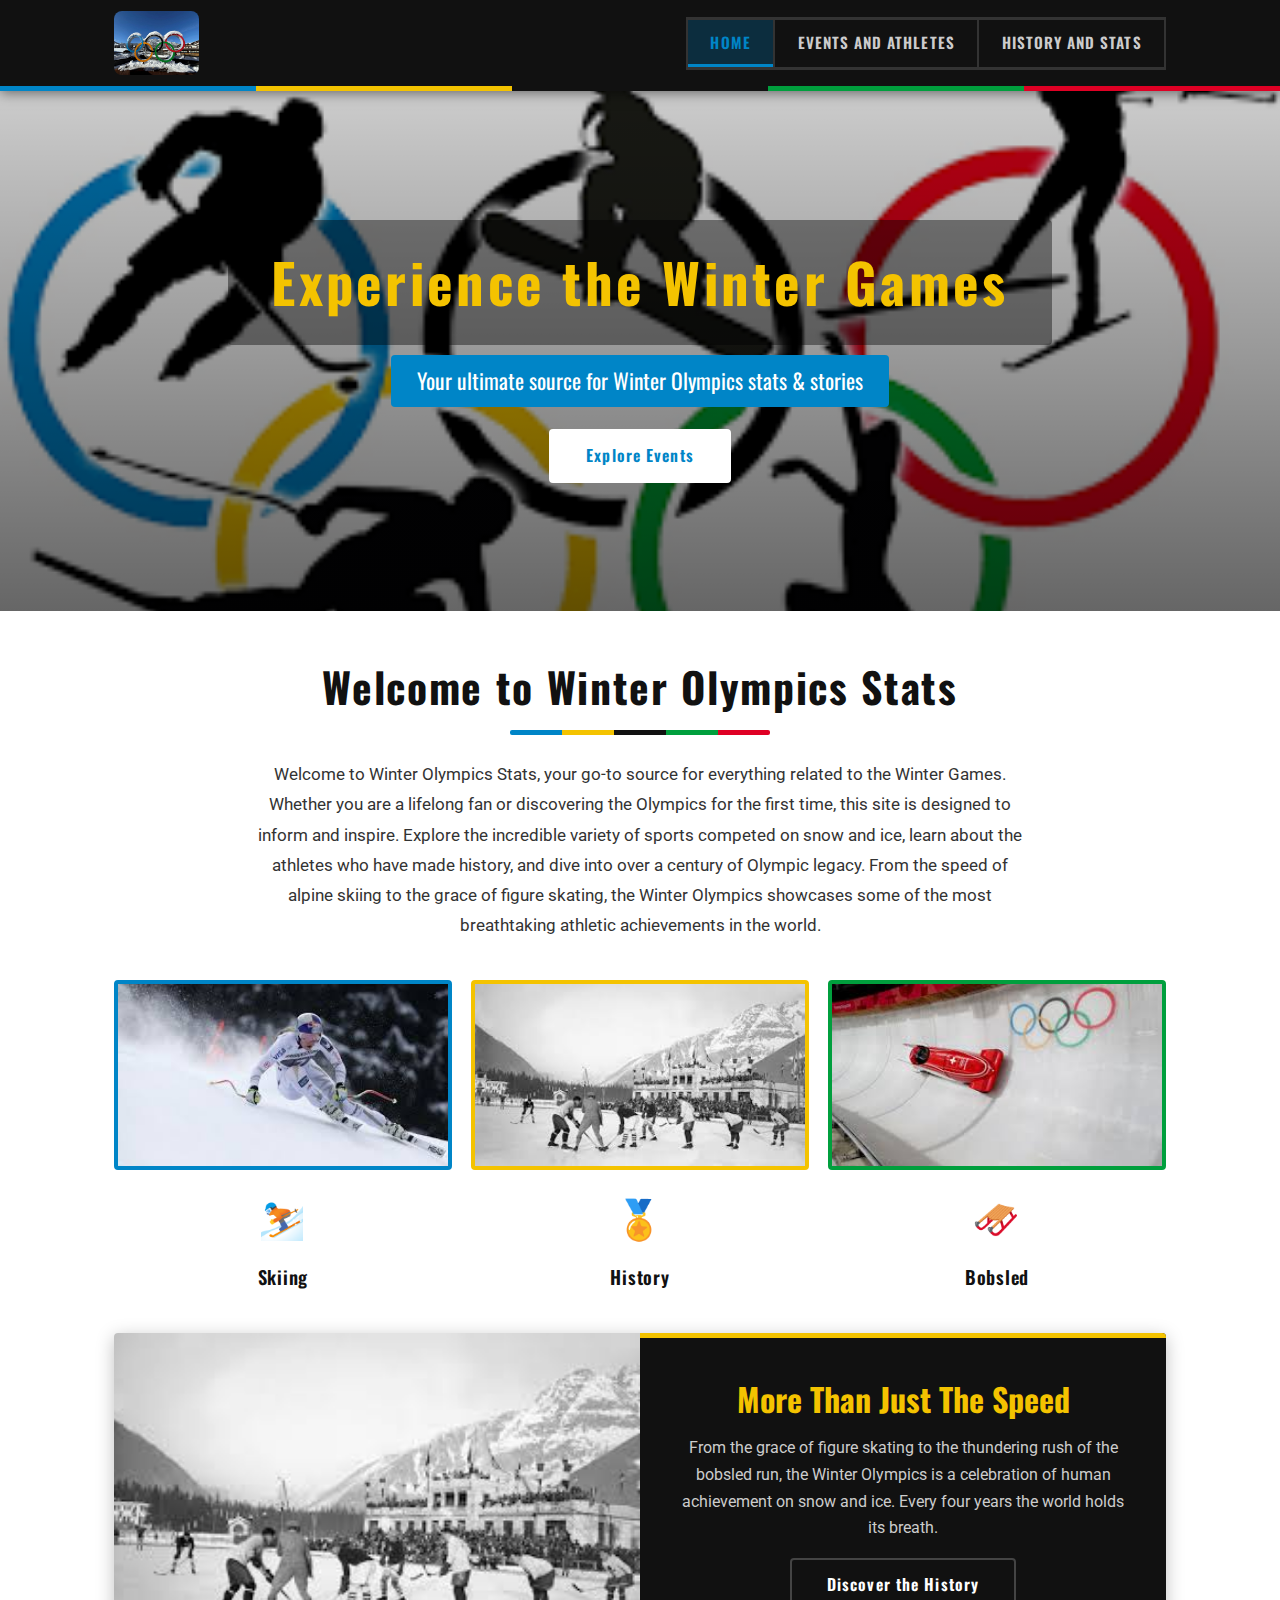
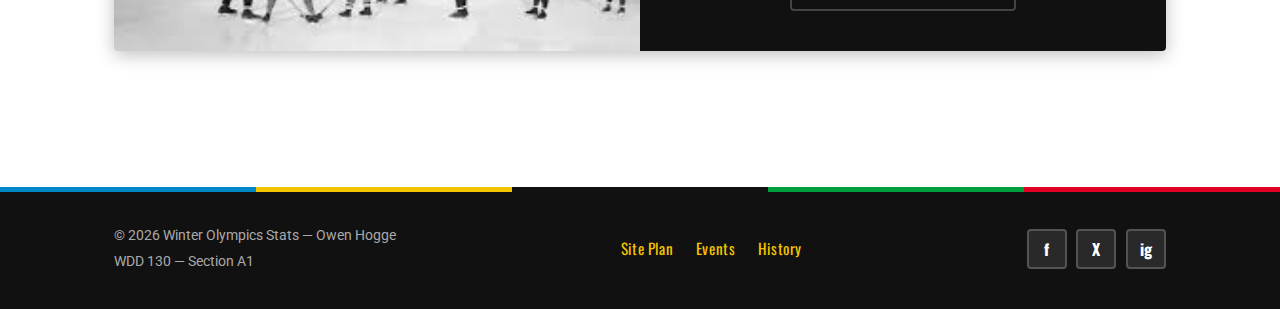
<file: personal_site/index.html>
<!DOCTYPE html>
<html lang="en">
<head>
  <meta charset="UTF-8">
  <meta name="viewport" content="width=device-width, initial-scale=1.0">
  <title>Winter Olympics Stats - Home</title>
  <style>@import url('https://fonts.googleapis.com/css2?family=Oswald:wght@400;600;700&family=Roboto:wght@300;400;500&display=swap');
:root{
  --blue:#0085C7;
  --yellow:#F4C300;
  --black:#111111;
  --green:#009F3D;
  --red:#DF0024;
  --white:#ffffff;
  --light-bg:#f5f7fa;
  --heading-font:'Oswald',sans-serif;
  --body-font:'Roboto',sans-serif;
  --radius:4px;
  --shadow:0 4px 18px rgba(0,0,0,.25);
  --transition:.25s ease;
  --rings: linear-gradient(90deg,var(--blue) 20%,var(--yellow) 20%,var(--yellow) 40%,var(--black) 40%,var(--black) 60%,var(--green) 60%,var(--green) 80%,var(--red) 80%);
}
*,*::before,*::after{box-sizing:border-box;margin:0;padding:0}
body{font-family:var(--body-font);color:#1a1a2e;background:#fff;font-size:17px;line-height:1.7}
img{display:block;max-width:100%}
a{text-decoration:none}

header{background:var(--black);position:sticky;top:0;z-index:100;box-shadow:0 2px 12px rgba(0,0,0,.5)}
header::after{content:'';display:block;height:5px;background:var(--rings)}
.header-content{max-width:1100px;margin:0 auto;padding:.7rem 1.5rem;display:flex;align-items:center;justify-content:space-between;gap:1rem}
.logo{height:64px;min-width:64px;width:auto;border-radius:8px;object-fit:cover}

nav{display:flex;gap:0;border-top:3px solid #333;border-bottom:3px solid #333;background:var(--black)}
nav a{font-family:var(--heading-font);font-size:.95rem;font-weight:600;letter-spacing:.07em;text-transform:uppercase;color:#ccc;padding:.65rem 1.4rem;border-right:2px solid #333;position:relative;transition:background var(--transition),color var(--transition)}
nav a:first-child{border-left:2px solid #333}
nav a:nth-child(1)::after{content:'';position:absolute;bottom:0;left:0;right:0;height:3px;background:var(--blue);transform:scaleX(0);transition:transform var(--transition)}
nav a:nth-child(2)::after{content:'';position:absolute;bottom:0;left:0;right:0;height:3px;background:var(--yellow);transform:scaleX(0);transition:transform var(--transition)}
nav a:nth-child(3)::after{content:'';position:absolute;bottom:0;left:0;right:0;height:3px;background:var(--green);transform:scaleX(0);transition:transform var(--transition)}
nav a:hover{color:#fff}
nav a:hover::after{transform:scaleX(1)}
nav a.active{color:#fff}
nav a:nth-child(1).active{background:rgba(0,133,199,.25);color:var(--blue)}
nav a:nth-child(2).active{background:rgba(244,195,0,.15);color:var(--yellow)}
nav a:nth-child(3).active{background:rgba(0,159,61,.2);color:var(--green)}
nav a.active::after{transform:scaleX(1)}

.hero{position:relative;width:100%;max-height:520px;overflow:hidden}
.hero img{width:100%;height:520px;object-fit:cover;object-position:center 40%;display:block}
.hero-overlay{position:absolute;inset:0;background:linear-gradient(to bottom,rgba(0,0,0,.2),rgba(0,0,0,.6));display:flex;flex-direction:column;align-items:center;justify-content:center;text-align:center;padding:2rem}
.hero-overlay h2{font-family:var(--heading-font);font-size:clamp(2rem,5vw,3.4rem);font-weight:700;color:var(--yellow);background:rgba(0,0,0,.4);padding:.3em .8em;border-radius:var(--radius);margin-bottom:.6rem;letter-spacing:.06em}
.hero-overlay p{font-family:var(--heading-font);font-size:clamp(1rem,2.5vw,1.35rem);color:#fff;background:var(--blue);padding:.35em 1.2em;border-radius:var(--radius);margin-bottom:1.4rem;font-weight:400}
.btn{display:inline-block;font-family:var(--heading-font);font-weight:600;font-size:1rem;letter-spacing:.07em;padding:.7em 2.2em;border-radius:var(--radius);cursor:pointer;transition:background var(--transition),color var(--transition),transform var(--transition);border:2px solid transparent}
.btn-white{background:#fff;color:var(--blue);border-color:#fff}
.btn-white:hover{background:var(--yellow);color:var(--black);border-color:var(--yellow);transform:translateY(-2px)}
.btn-dark{background:var(--black);color:#fff;border-color:#444}
.btn-dark:hover{background:var(--blue);border-color:var(--blue);transform:translateY(-2px)}

main{max-width:1100px;margin:0 auto;padding:0 1.5rem 3rem}
.welcome-section{text-align:center;max-width:780px;margin:0 auto 2.5rem}
.welcome-section p{font-size:1.05rem;color:#333;line-height:1.8}

.image-grid{display:grid;grid-template-columns:repeat(3,1fr);gap:1.2rem;margin:2rem 0 2.5rem}
.image-grid-item{display:flex;flex-direction:column;align-items:center;gap:.8rem}
.image-grid-item:nth-child(1) img{border:4px solid var(--blue)}
.image-grid-item:nth-child(2) img{border:4px solid var(--yellow)}
.image-grid-item:nth-child(3) img{border:4px solid var(--green)}
.image-grid-item img{width:100%;height:190px;object-fit:cover;border-radius:var(--radius);transition:opacity var(--transition),transform var(--transition)}
.image-grid-item img:hover{opacity:.88;transform:translateY(-3px)}
.image-grid-item .icon{font-size:2.4rem}
.image-grid-item span{font-family:var(--heading-font);font-size:1.15rem;font-weight:600;color:var(--black);letter-spacing:.04em}

.split-section{display:grid;grid-template-columns:1fr 1fr;border-radius:var(--radius);overflow:hidden;box-shadow:var(--shadow);margin:2.5rem 0}
.split-section img{width:100%;height:100%;min-height:300px;object-fit:cover}
.split-content{background:var(--black);padding:2.5rem 2rem;display:flex;flex-direction:column;justify-content:center;gap:1rem;border-top:5px solid var(--yellow)}
.split-content h2{font-family:var(--heading-font);font-size:clamp(1.4rem,3vw,2rem);font-weight:700;color:var(--yellow);text-align:center;line-height:1.3}
.split-content p{font-size:.98rem;color:#ccc;text-align:center;line-height:1.7}
.split-content .btn{align-self:center}

h1{font-family:var(--heading-font);font-size:clamp(1.8rem,4vw,2.6rem);color:var(--black);text-align:center;padding:2.5rem 0 1.5rem;letter-spacing:.04em}
h1::after{content:'';display:block;height:5px;background:var(--rings);border-radius:2px;margin-top:.5rem;max-width:260px;margin-left:auto;margin-right:auto}

.two-column{display:grid;grid-template-columns:1fr 1fr;gap:2.5rem;margin-top:1rem}
.column{background:var(--light-bg);border-radius:8px;padding:1.8rem;box-shadow:0 2px 12px rgba(0,0,0,.07);border-top:4px solid var(--black)}
.column:nth-child(1){border-top-color:var(--blue)}
.column:nth-child(2){border-top-color:var(--red)}
.column h2{font-family:var(--heading-font);font-size:1.45rem;font-weight:700;color:#fff;background:var(--black);padding:.45em .9em;border-radius:var(--radius);margin-bottom:1rem;letter-spacing:.04em}
.column h3{font-family:var(--heading-font);font-size:1.1rem;color:var(--black);margin:1.4rem 0 .5rem;letter-spacing:.03em;border-left:4px solid var(--yellow);padding-left:.6rem}
.column p{font-size:.95rem;color:#333;margin-bottom:.5rem}
.column img{width:100%;height:200px;object-fit:cover;border-radius:var(--radius);margin-bottom:1rem;border:3px solid var(--black)}

.single-column{max-width:820px;margin:0 auto}
.single-column h2{font-family:var(--heading-font);font-size:1.5rem;font-weight:700;color:#fff;background:var(--black);display:inline-block;padding:.3em .8em;border-radius:var(--radius);margin:2rem 0 .6rem;letter-spacing:.03em}
.single-column p{font-size:.98rem;color:#333;line-height:1.8;margin-bottom:1rem}
.single-column img{width:100%;max-height:320px;object-fit:cover;border-radius:6px;margin:.8rem 0 1.2rem;border:4px solid var(--black);box-shadow:var(--shadow)}

footer{background:var(--black);color:#fff;padding:0 0 2rem;margin-top:3rem}
footer::before{content:'';display:block;height:5px;background:var(--rings);margin-bottom:1.8rem}
.footer-inner{max-width:1100px;margin:0 auto;padding:0 1.5rem;display:flex;flex-wrap:wrap;align-items:center;justify-content:space-between;gap:1rem}
.footer-copy p{margin:.15rem 0;color:#aaa;font-size:.9rem}
.footer-links{display:flex;gap:1.4rem}
.footer-links a{color:var(--yellow);font-family:var(--heading-font);font-size:.95rem;letter-spacing:.04em;transition:color var(--transition)}
.footer-links a:hover{color:#fff}
.footer-social{display:flex;gap:.6rem}
.social-icon{display:flex;align-items:center;justify-content:center;width:40px;height:40px;background:rgba(255,255,255,.1);border:2px solid rgba(255,255,255,.2);border-radius:var(--radius);font-size:1rem;color:#fff;font-family:var(--heading-font);font-weight:700;transition:background var(--transition),border-color var(--transition)}
.social-icon:nth-child(1):hover{background:var(--blue);border-color:var(--blue)}
.social-icon:nth-child(2):hover{background:var(--red);border-color:var(--red)}
.social-icon:nth-child(3):hover{background:var(--green);border-color:var(--green)}

@media(max-width:768px){.header-content{flex-direction:column;gap:.4rem}nav{flex-wrap:wrap;justify-content:center}.two-column{grid-template-columns:1fr}.split-section{grid-template-columns:1fr}.image-grid{grid-template-columns:1fr}.footer-inner{flex-direction:column;text-align:center}}</style>
</head>
<body>
  <header>
    <div class="header-content">
      <img src="ps_images/winter_olympics.jpg" alt="Winter Olympics Logo" class="logo">
      <nav>
        <a href="index.html" class="active">Home</a>
        <a href="events.html">Events and Athletes</a>
        <a href="history.html">History and Stats</a>
      </nav>
    </div>
  </header>

  <section class="hero">
    <img src="ps_images/olympics_background.png" alt="Skiing at the Winter Olympics">
    <div class="hero-overlay">
      <h2>Experience the Winter Games</h2>
      <p>Your ultimate source for Winter Olympics stats &amp; stories</p>
      <a href="events.html" class="btn btn-white">Explore Events</a>
    </div>
  </section>

  <main>
    <div class="welcome-section">
      <h1>Welcome to Winter Olympics Stats</h1>
      <p>Welcome to Winter Olympics Stats, your go-to source for everything related to the Winter Games. Whether you are a lifelong fan or discovering the Olympics for the first time, this site is designed to inform and inspire. Explore the incredible variety of sports competed on snow and ice, learn about the athletes who have made history, and dive into over a century of Olympic legacy. From the speed of alpine skiing to the grace of figure skating, the Winter Olympics showcases some of the most breathtaking athletic achievements in the world.</p>
    </div>

    <div class="image-grid">
      <div class="image-grid-item">
        <img src="ps_images/skiing.jpg" alt="Alpine skiing competition">
        <span class="icon">⛷️</span>
        <span>Skiing</span>
      </div>
      <div class="image-grid-item">
        <img src="ps_images/first_olympics.jpg" alt="First Winter Olympics 1924">
        <span class="icon">🏅</span>
        <span>History</span>
      </div>
      <div class="image-grid-item">
        <img src="ps_images/bob.jpg" alt="Bobsled event">
        <span class="icon">🛷</span>
        <span>Bobsled</span>
      </div>
    </div>

    <div class="split-section">
      <img src="ps_images/first_olympics.jpg" alt="Winter Olympics heritage">
      <div class="split-content">
        <h2>More Than Just The Speed</h2>
        <p>From the grace of figure skating to the thundering rush of the bobsled run, the Winter Olympics is a celebration of human achievement on snow and ice. Every four years the world holds its breath.</p>
        <a href="history.html" class="btn btn-dark">Discover the History</a>
      </div>
    </div>
  </main>

  <footer>
    <div class="footer-inner">
      <div class="footer-copy">
        <p>&copy; 2026 Winter Olympics Stats &mdash; Owen Hogge</p>
        <p>WDD 130 &mdash; Section A1</p>
      </div>
      <div class="footer-links">
        <a href="site-plan.html">Site Plan</a>
        <a href="events.html">Events</a>
        <a href="history.html">History</a>
      </div>
      <div class="footer-social">
        <a href="#" class="social-icon" aria-label="Facebook">f</a>
        <a href="#" class="social-icon" aria-label="Twitter">X</a>
        <a href="#" class="social-icon" aria-label="Instagram">ig</a>
      </div>
    </div>
  </footer>
</body>
</html>
</file>
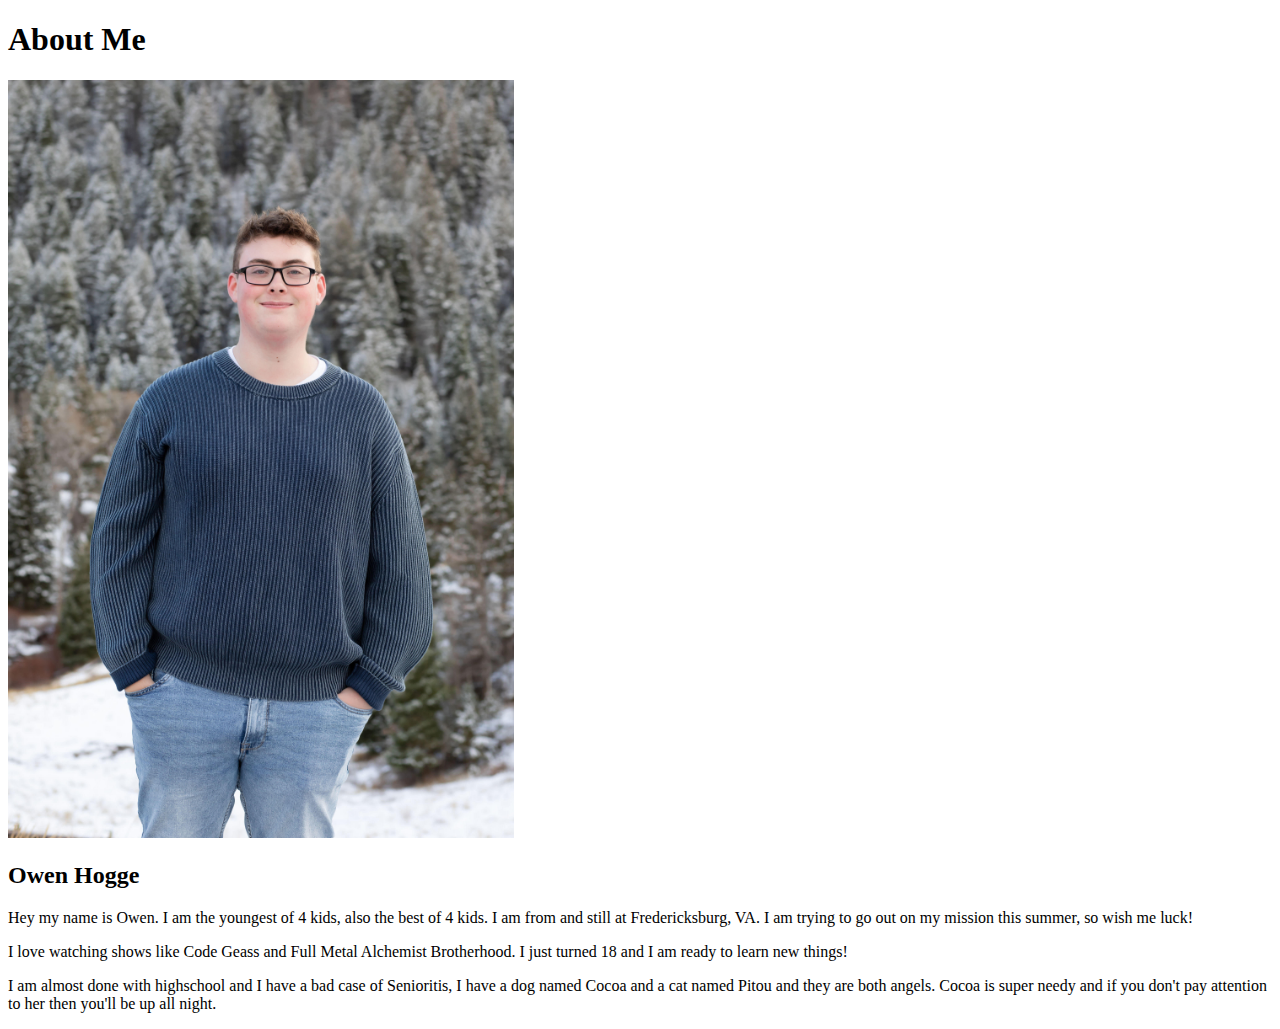
<file: aboutme.html>
<!DOCTYPE html>
<html lang="en">
<head>
    <meta charset="UTF-8">
    <meta http-equiv="X-UA-Compatible" content="IE=edge">
    <meta name="viewport" content="width=device-wdth, initial-scale=1.0">
    <title>All About Me</title>
</head> 
<body>
    <h1>About Me</h1>
    <image src="/images/owen.jpg" alt="Picture of me"></image>
    <h2>Owen Hogge</h2>
    <p>Hey my name is Owen. I am the youngest of 4 kids, also the best of 4 kids.
         I am from and still at Fredericksburg, VA.
          I am trying to go out on my mission this summer, so wish me luck! </p> 
    <p>I love watching shows like Code Geass and Full Metal Alchemist Brotherhood.
         I just turned 18 and I am ready to learn new things!</p>
    <p>I am almost done with highschool and I have a bad case of Senioritis,
         I have a dog named Cocoa and a cat named Pitou and they are both angels.
          Cocoa is super needy and if you don't pay attention to her then you'll be up all night.
        </p>
</body>
</html>
<style>
    img {
        width: 40%;
    }
</style>
</file>
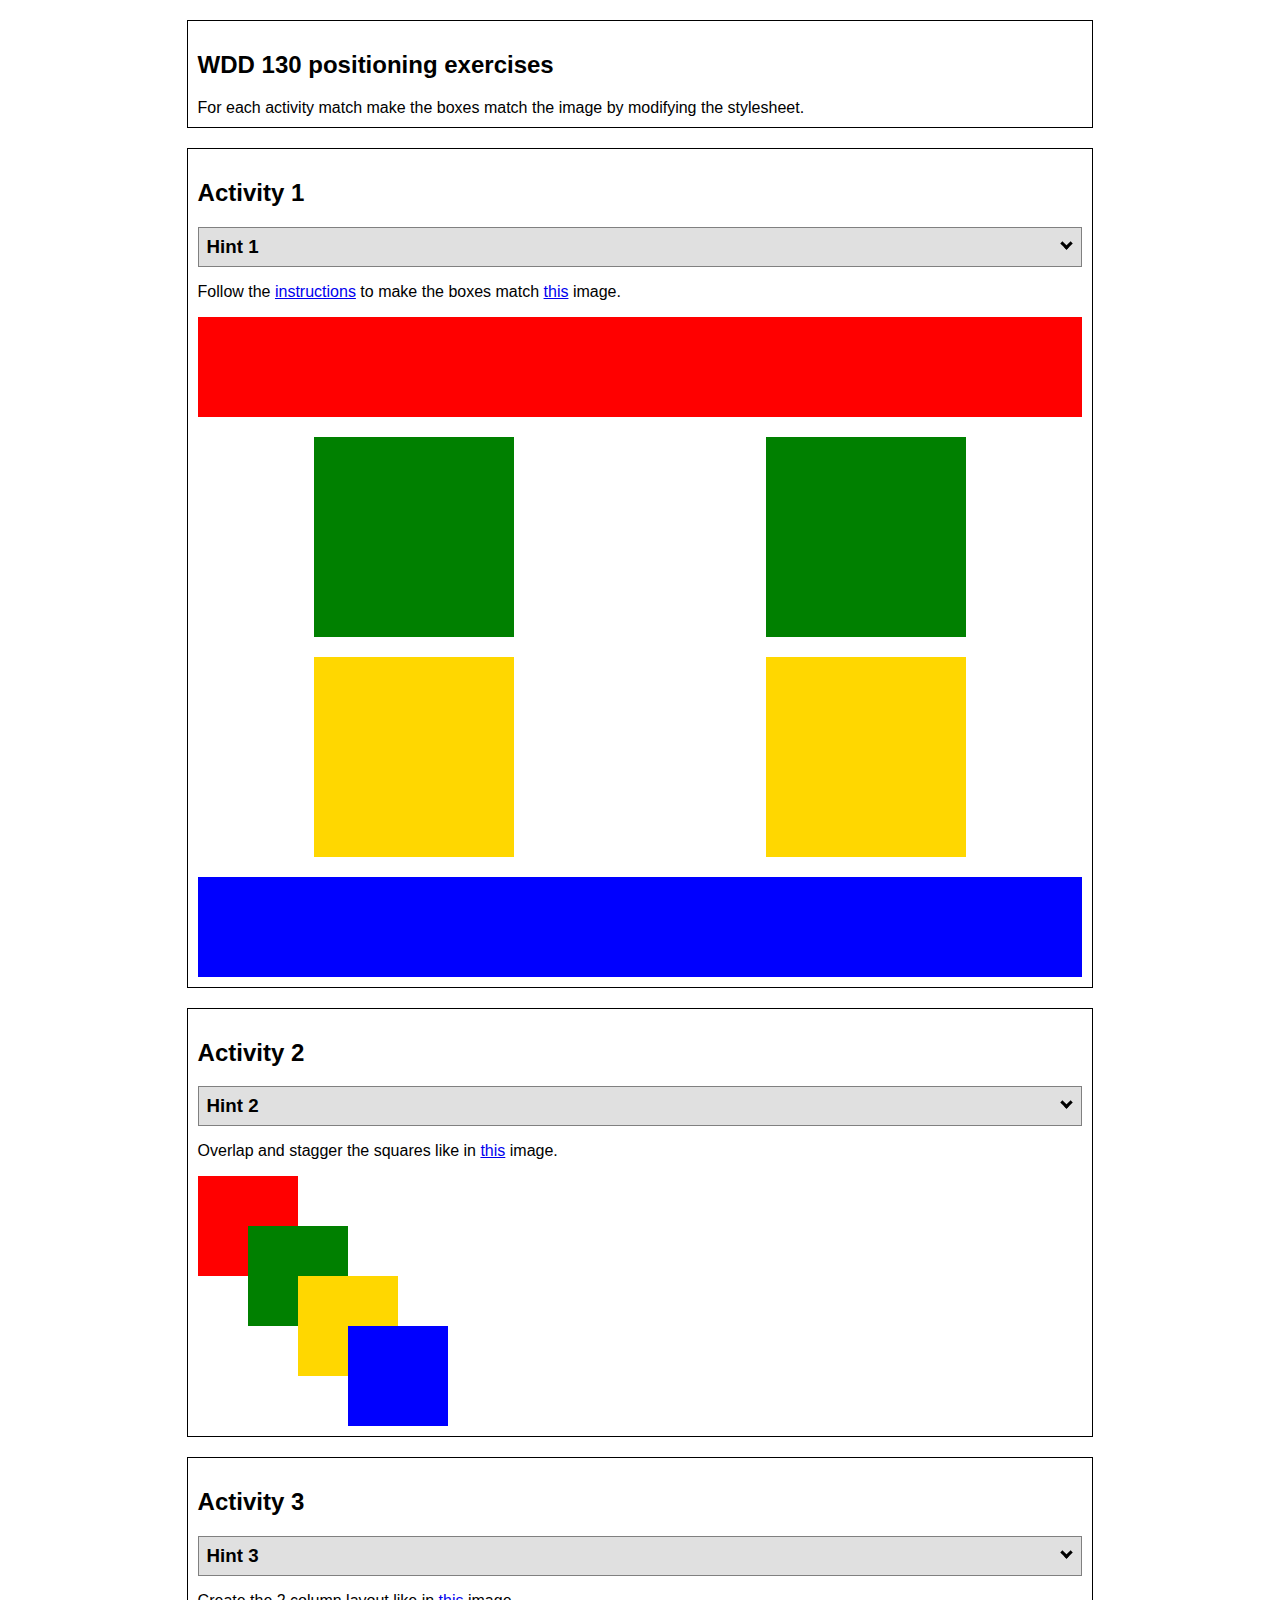
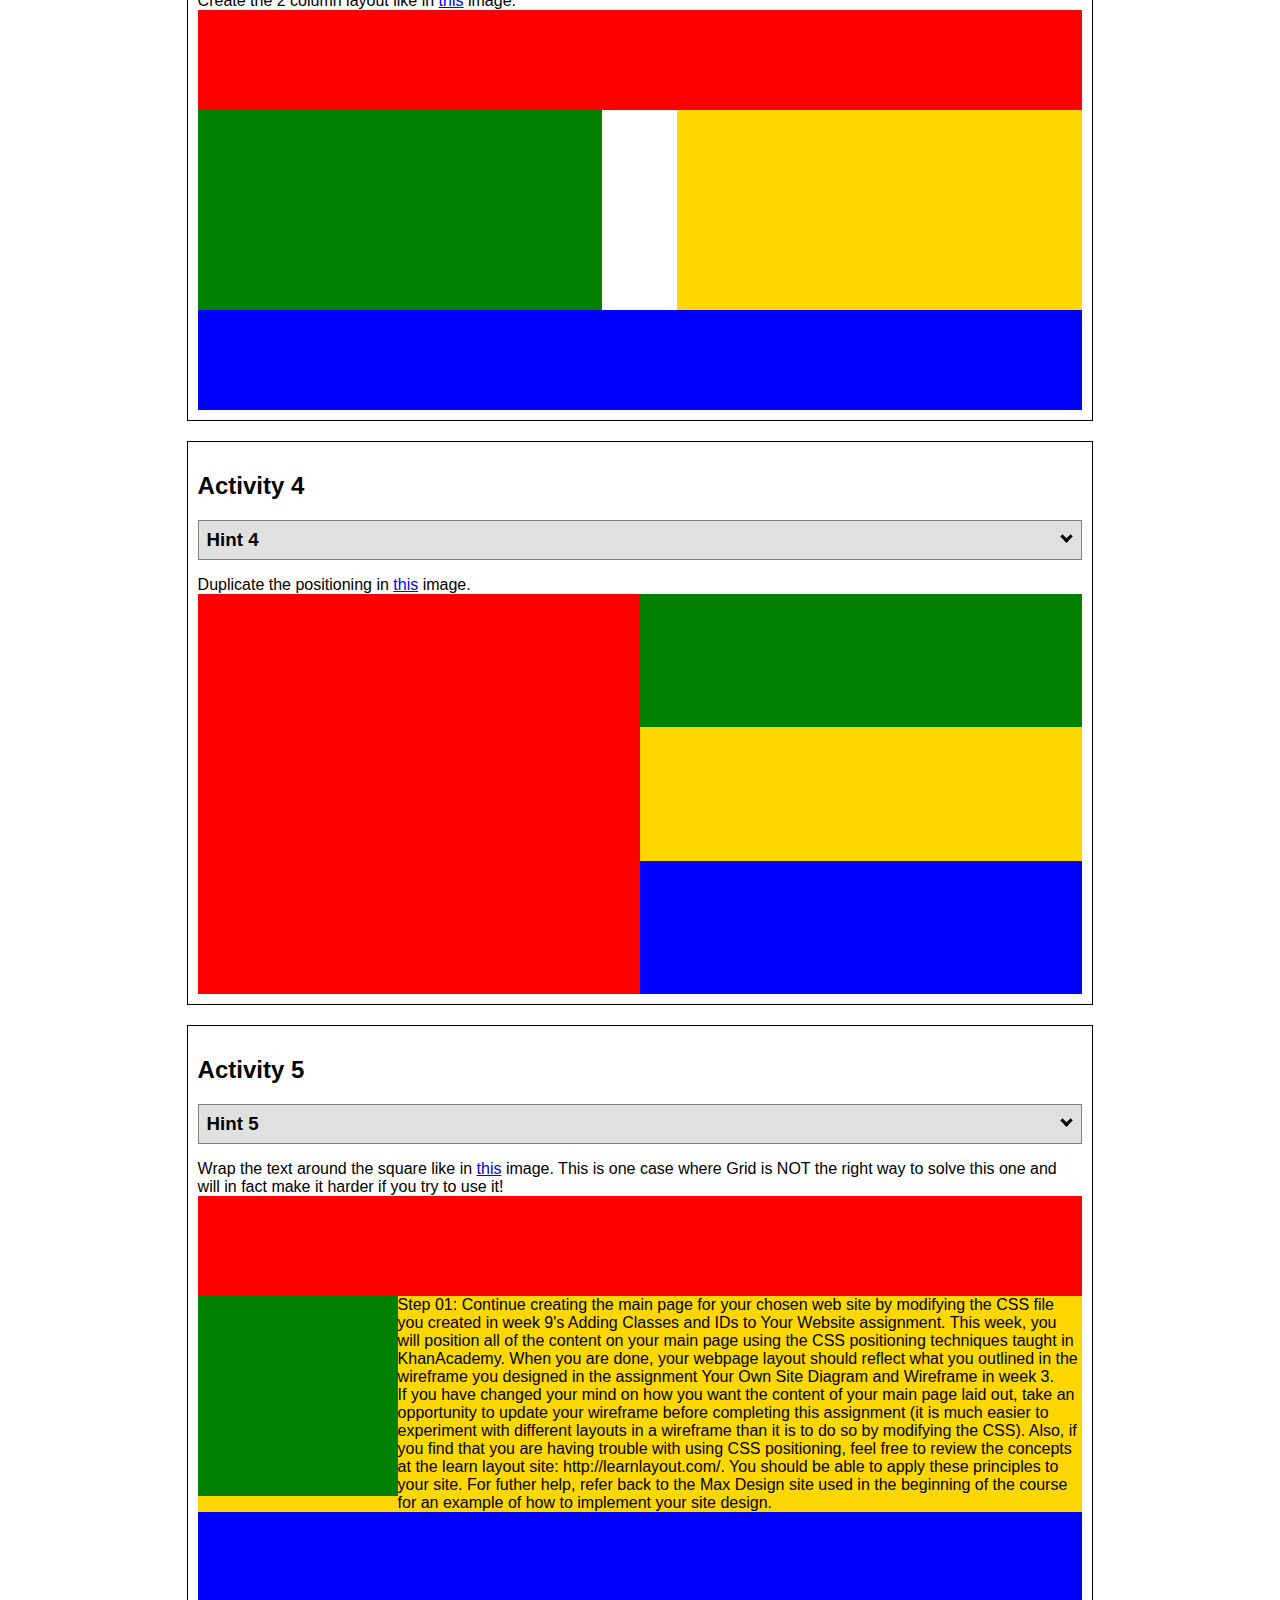
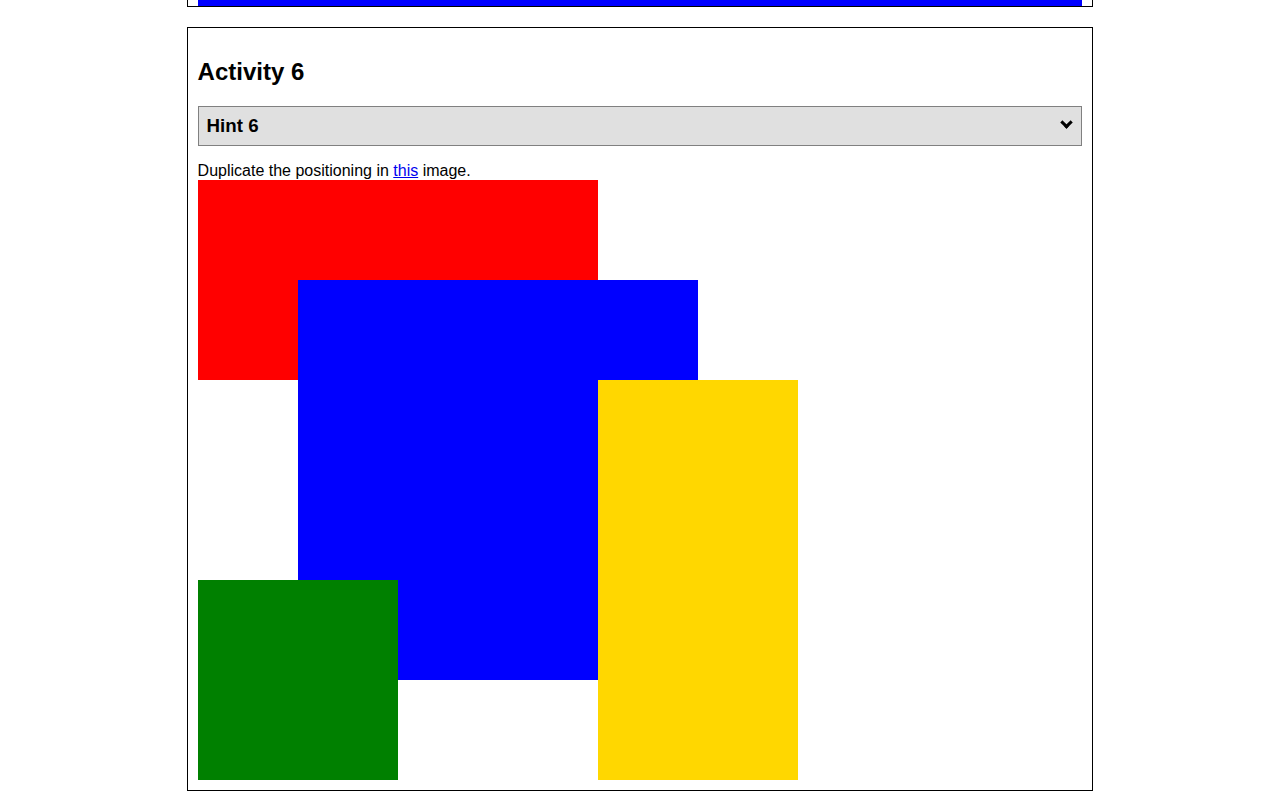
<file: positioning.html>
<!DOCTYPE html>
<html lang="en">
  <head>
    <!-- HTML - Name: positioning.html -->
    <title>Positioning Activity</title>
    <link rel="stylesheet" type="text/css" href="positionstyles.css" />
  </head>
  <body>
    <div class="activity">
      <h2>WDD 130 positioning exercises</h2>
      For each activity match make the boxes match the image by modifying the stylesheet.</div>
    <div class="activity">
      <h2>Activity 1</h2>
      <section class="hint"><input type="checkbox" ><i></i> <h3>Hint 1</h3><div><p>Check out the <a href="https://byui-wdd.github.io/wdd130/activities/w06-css-positioning.html" target="_blank">activity instructions</a> in Ilearn!</p></div></section>
      <p>Follow the <a href="https://byui-wdd.github.io/wdd130/activities/w06-css-positioning.html" target="_blank">instructions</a> to make the boxes match  <a href="https://byui-wdd.github.io/wdd130/images/example1.png" target="_blank">this</a> image.</p>
      <div class="content1" >
        <div class="red1" ></div>
        <div class="green1" ></div>
        <div class="green1" ></div>
        <div class="yellow1"></div>
        <div class="yellow1"></div>
        <div class="blue1"></div>
      </div>
    </div>
    <div class="activity">
      <h2>Activity 2</h2>
      <section class="hint"><input type="checkbox" > <h3>Hint 2</h3><i></i><div>
      <ul>
      <li>grid-template-columns: 50px 50px 50px 50px 50px </li></ul></div></section>
      <p>Overlap and stagger the squares like in <a href="https://byui-wdd.github.io/wdd130/images/example2.png" target="_blank">this</a> image.</p>
      <div class="content2" >
        <div class="red2" ></div>
        <div class="green2" ></div>
        <div class="yellow2"></div>
        <div class="blue2"></div>
      </div>
    </div>
    <div class="activity">
      <h2>Activity 3</h2>
      <section class="hint"><input type="checkbox" > <h3>Hint 3</h3><i></i><div><p>This one is going to be best solved with CSS Grid. Remember to make the boxes the right width first...then start moving them around. </p><h4>Properties used:</h4><ul><li>display:grid;</li><li>grid-template-columns:</li><li>grid-column-gap:</li>
        <li>grid-column:</li>  </ul></div></section>
      Create the 2 column layout like in <a href="https://byui-wdd.github.io/wdd130/images/example3.png" target="_blank">this</a>  image.
      <div class="content3" >
        <div class="red3" ></div>
        <div class="green3" ></div>
        <div class="yellow3"></div>
        <div class="blue3"></div>
      </div>
    </div>
    <div class="activity">
      <h2>Activity 4</h2>
      <section class="hint"><input type="checkbox" > <h3>Hint 4</h3><i></i><div><p>For the others we have been primarily concerned with width. For this one you will need to adjust height as well. </p><h4>Properties used:</h4><ul><li>display:grid;</li><li>grid-template-columns:</li><li>grid-row:</li></ul></div></section>
      Duplicate the positioning in <a href="https://byui-wdd.github.io/wdd130/images/example4.png" target="_blank">this</a> image. 
      <div class="content4" >
        <div class="red4" ></div>
        <div class="green4" ></div>
        <div class="yellow4"></div>
        <div class="blue4"></div>
      </div>
    </div>

    <div class="activity">
      <h2>Activity 5</h2>
      <section class="hint"><input type="checkbox" > <h3>Hint 5</h3><i></i><div><p>Grid is <strong>not</strong> the right way to do this.  In fact there is only one way to really do that...and that is with float. Remember that we float the thing we want the text to wrap around.  Also remember to start by making all the shapes the right size and shape.</p><h4>Properties used:</h4><ul><li>float: left;</li></ul></div></section>
      Wrap the text around the square like in <a href="https://byui-wdd.github.io/wdd130/images/example5.png" target="_blank">this</a> image. This is one case where Grid is NOT the right way to solve this one and will in fact make it harder if you try to use it!
      <div class="content5" >
        <div class="red5" ></div>
        <div class="green5" ></div>
        <div class="yellow5">Step 01: Continue creating the main page for your chosen web site by modifying the CSS file you created in week 9's Adding Classes and IDs to Your Website assignment. This week, you will position all of the content on your main page using the CSS positioning techniques taught in KhanAcademy. When you are done, your webpage layout should reflect what you outlined in the wireframe you designed in the assignment Your Own Site Diagram and Wireframe in week 3. <br />
          If you have changed your mind on how you want the content of your main page laid out, take an opportunity to update your wireframe before completing this assignment (it is much easier to experiment with different layouts in a wireframe than it is to do so by modifying the CSS). Also, if you find that you are having trouble with using CSS positioning, feel free to review the concepts at the learn layout site: http://learnlayout.com/. You should be able to apply these principles to your site. For futher help, refer back to the Max Design site used in the beginning of the course for an example of how to implement your site design.</div>
        <div class="blue5"></div>
      </div>
    </div>
    <div class="activity">
      <h2>Activity 6</h2>
      <section class="hint"><input type="checkbox" > <h3>Hint 6</h3><i></i><div><p>This one is all about visualizing the grid behind the layout. If you are having a hard time doing that first: all the sizes are even multiples of 100, and second here is another example with the lines drawn: <a href="https://byui-wdd.github.io/wdd130/images/example6-hint.png" target="_blank">example 6 with lines</a>. For this one you will find it easiest if you use px for the column width. You can also use <kbd>z-index</kbd> to control the element layering.    </p><h4>Properties used:</h4><ul><li>display:grid;</li><li>grid-template-columns:</li><li>grid-column:</li><li>grid-row:</li><li><a href="https://www.w3schools.com/cssref/pr_pos_z-index.asp" target="_blank">z-index:</a></li></ul></div></section>
      Duplicate the positioning in <a href="https://byui-wdd.github.io/wdd130/images/example6.png" target="_blank">this</a> image.
      <div class="content6" >
        <div class="red6" ></div>
        <div class="green6" ></div>
        <div class="yellow6"></div>
        <div class="blue6"></div>
      </div>
    </div>
  </body>
</html>
</file>
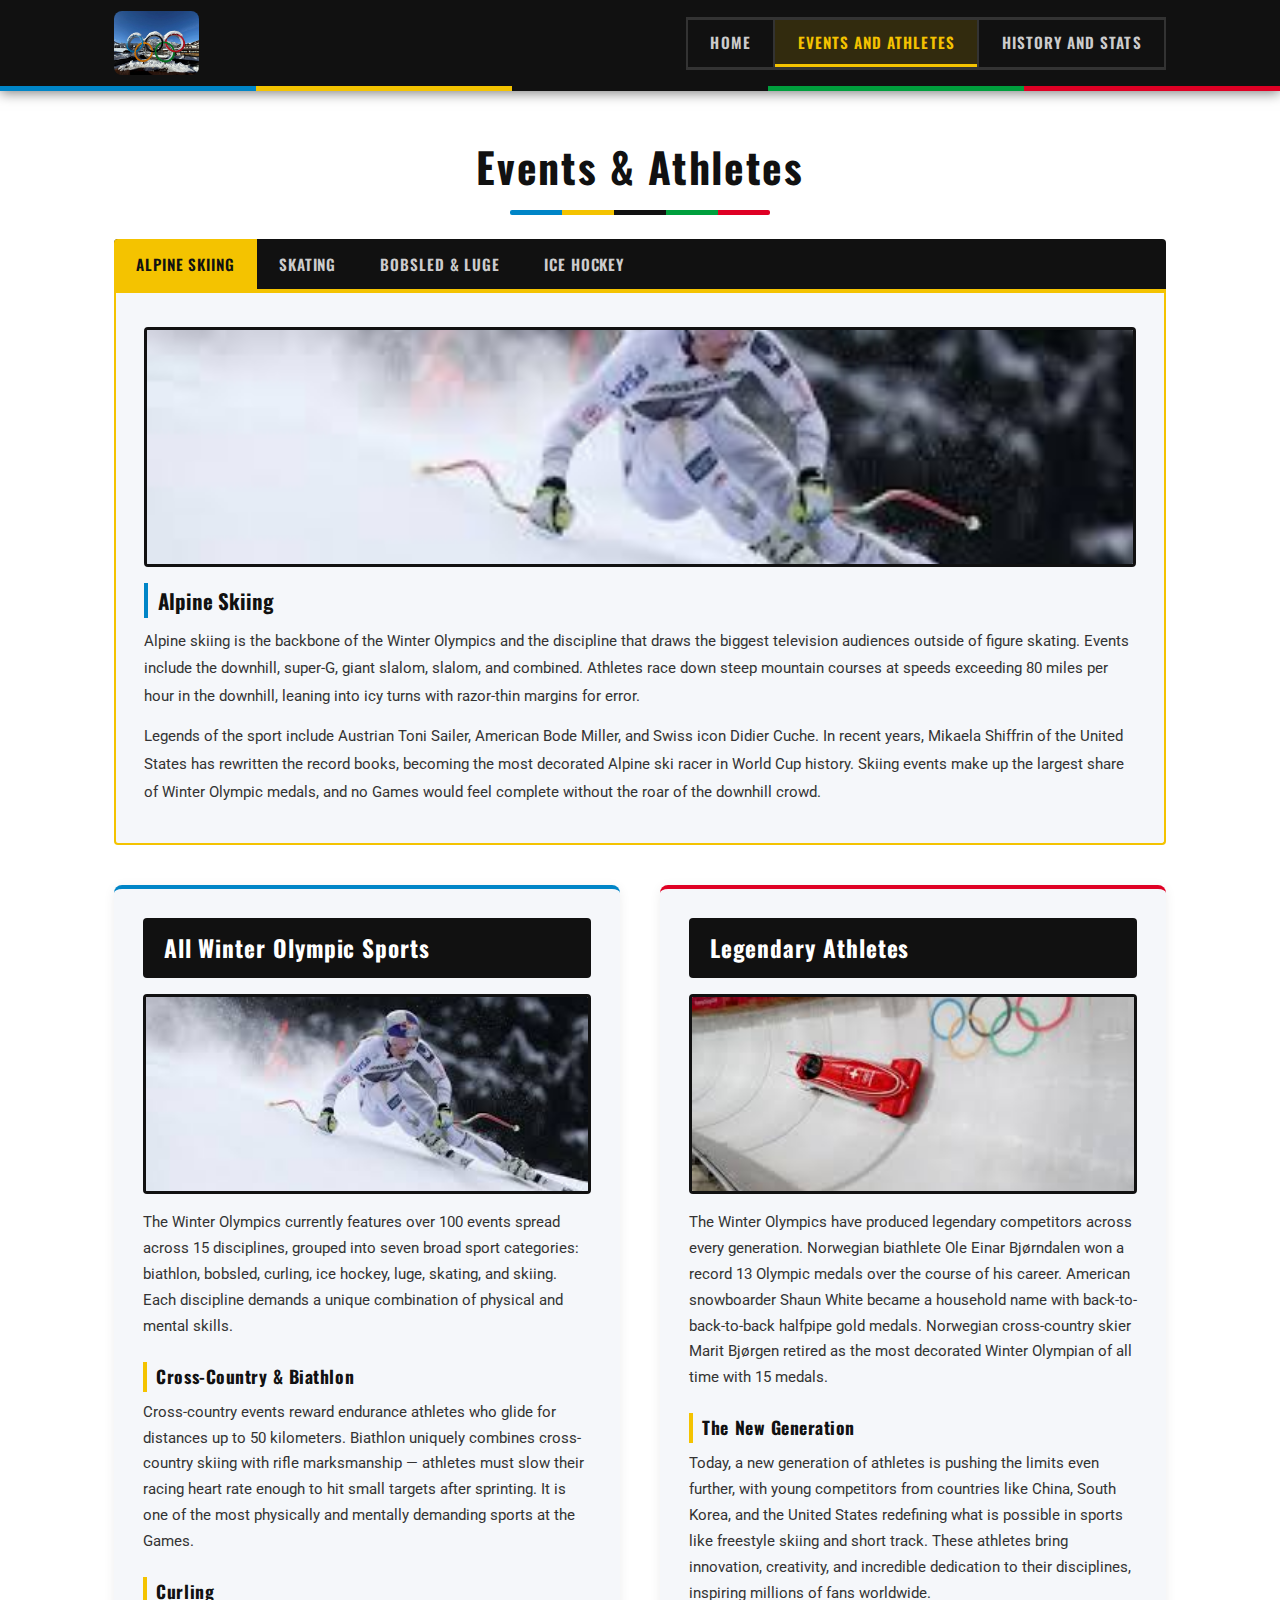
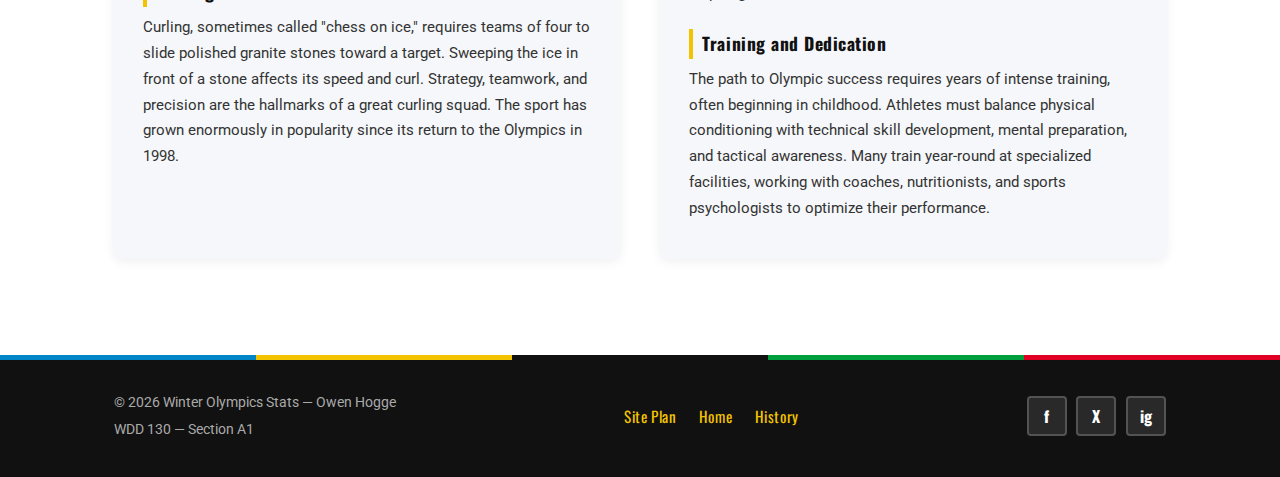
<file: personal_site/events.html>
<!DOCTYPE html>
<html lang="en">
<head>
  <meta charset="UTF-8">
  <meta name="viewport" content="width=device-width, initial-scale=1.0">
  <title>Winter Olympics Stats - Events &amp; Athletes</title>
  <style>@import url('https://fonts.googleapis.com/css2?family=Oswald:wght@400;600;700&family=Roboto:wght@300;400;500&display=swap');
:root{
  --blue:#0085C7;
  --yellow:#F4C300;
  --black:#111111;
  --green:#009F3D;
  --red:#DF0024;
  --white:#ffffff;
  --light-bg:#f5f7fa;
  --heading-font:'Oswald',sans-serif;
  --body-font:'Roboto',sans-serif;
  --radius:4px;
  --shadow:0 4px 18px rgba(0,0,0,.25);
  --transition:.25s ease;
  --rings: linear-gradient(90deg,var(--blue) 20%,var(--yellow) 20%,var(--yellow) 40%,var(--black) 40%,var(--black) 60%,var(--green) 60%,var(--green) 80%,var(--red) 80%);
}
*,*::before,*::after{box-sizing:border-box;margin:0;padding:0}
body{font-family:var(--body-font);color:#1a1a2e;background:#fff;font-size:17px;line-height:1.7}
img{display:block;max-width:100%}
a{text-decoration:none}

header{background:var(--black);position:sticky;top:0;z-index:100;box-shadow:0 2px 12px rgba(0,0,0,.5)}
header::after{content:'';display:block;height:5px;background:var(--rings)}
.header-content{max-width:1100px;margin:0 auto;padding:.7rem 1.5rem;display:flex;align-items:center;justify-content:space-between;gap:1rem}
.logo{height:64px;min-width:64px;width:auto;border-radius:8px;object-fit:cover}

nav{display:flex;gap:0;border-top:3px solid #333;border-bottom:3px solid #333;background:var(--black)}
nav a{font-family:var(--heading-font);font-size:.95rem;font-weight:600;letter-spacing:.07em;text-transform:uppercase;color:#ccc;padding:.65rem 1.4rem;border-right:2px solid #333;position:relative;transition:background var(--transition),color var(--transition)}
nav a:first-child{border-left:2px solid #333}
nav a:nth-child(1)::after{content:'';position:absolute;bottom:0;left:0;right:0;height:3px;background:var(--blue);transform:scaleX(0);transition:transform var(--transition)}
nav a:nth-child(2)::after{content:'';position:absolute;bottom:0;left:0;right:0;height:3px;background:var(--yellow);transform:scaleX(0);transition:transform var(--transition)}
nav a:nth-child(3)::after{content:'';position:absolute;bottom:0;left:0;right:0;height:3px;background:var(--green);transform:scaleX(0);transition:transform var(--transition)}
nav a:hover{color:#fff}
nav a:hover::after{transform:scaleX(1)}
nav a.active{color:#fff}
nav a:nth-child(1).active{background:rgba(0,133,199,.25);color:var(--blue)}
nav a:nth-child(2).active{background:rgba(244,195,0,.15);color:var(--yellow)}
nav a:nth-child(3).active{background:rgba(0,159,61,.2);color:var(--green)}
nav a.active::after{transform:scaleX(1)}

main{max-width:1100px;margin:0 auto;padding:0 1.5rem 3rem}

h1{font-family:var(--heading-font);font-size:clamp(1.8rem,4vw,2.6rem);color:var(--black);text-align:center;padding:2.5rem 0 1.5rem;letter-spacing:.04em}
h1::after{content:'';display:block;height:5px;background:var(--rings);border-radius:2px;margin-top:.5rem;max-width:260px;margin-left:auto;margin-right:auto}

.two-column{display:grid;grid-template-columns:1fr 1fr;gap:2.5rem;margin-top:2.5rem}
.column{background:var(--light-bg);border-radius:8px;padding:1.8rem;box-shadow:0 2px 12px rgba(0,0,0,.07);border-top:4px solid var(--black)}
.column:nth-child(1){border-top-color:var(--blue)}
.column:nth-child(2){border-top-color:var(--red)}
.column h2{font-family:var(--heading-font);font-size:1.45rem;font-weight:700;color:#fff;background:var(--black);padding:.45em .9em;border-radius:var(--radius);margin-bottom:1rem;letter-spacing:.04em}
.column h3{font-family:var(--heading-font);font-size:1.1rem;color:var(--black);margin:1.4rem 0 .5rem;letter-spacing:.03em;border-left:4px solid var(--yellow);padding-left:.6rem}
.column p{font-size:.95rem;color:#333;margin-bottom:.5rem}
.column img{width:100%;height:200px;object-fit:cover;border-radius:var(--radius);margin-bottom:1rem;border:3px solid var(--black)}

footer{background:var(--black);color:#fff;padding:0 0 2rem;margin-top:3rem}
footer::before{content:'';display:block;height:5px;background:var(--rings);margin-bottom:1.8rem}
.footer-inner{max-width:1100px;margin:0 auto;padding:0 1.5rem;display:flex;flex-wrap:wrap;align-items:center;justify-content:space-between;gap:1rem}
.footer-copy p{margin:.15rem 0;color:#aaa;font-size:.9rem}
.footer-links{display:flex;gap:1.4rem}
.footer-links a{color:var(--yellow);font-family:var(--heading-font);font-size:.95rem;letter-spacing:.04em;transition:color var(--transition)}
.footer-links a:hover{color:#fff}
.footer-social{display:flex;gap:.6rem}
.social-icon{display:flex;align-items:center;justify-content:center;width:40px;height:40px;background:rgba(255,255,255,.1);border:2px solid rgba(255,255,255,.2);border-radius:var(--radius);font-size:1rem;color:#fff;font-family:var(--heading-font);font-weight:700;transition:background var(--transition),border-color var(--transition)}
.social-icon:nth-child(1):hover{background:var(--blue);border-color:var(--blue)}
.social-icon:nth-child(2):hover{background:var(--red);border-color:var(--red)}
.social-icon:nth-child(3):hover{background:var(--green);border-color:var(--green)}


.tab {
  overflow: hidden;
  border: 1px solid #ccc;
  background-color: #f1f1f1;
}

.tab button {
  background-color: inherit;
  float: left;
  border: none;
  outline: none;
  cursor: pointer;
  padding: 14px 16px;
  transition: 0.3s;
}

.tab button:hover {
  background-color: #ddd;
}

.tab button.active {
  background-color: #ccc;
}

.tabcontent {
  display: none;
  padding: 6px 12px;
  border: 1px solid #ccc;
  border-top: none;
}

.tabcontent {
  animation: fadeEffect 0.5s;
}
@keyframes fadeEffect {
  from { opacity: 0; }
  to   { opacity: 1; }
}



.tab-section {
  margin: 0 0 2.5rem;
}

.tab-section h2 {
  font-family: var(--heading-font);
  font-size: 1.3rem;
  font-weight: 700;
  color: var(--black);
  margin-bottom: .8rem;
  letter-spacing: .04em;
  text-transform: uppercase;
}

/* Override: give the tab bar the Olympic rings stripe */
.tab {
  background-color: var(--black);
  border: none;
  border-bottom: 4px solid var(--yellow);
  border-radius: var(--radius) var(--radius) 0 0;
}

/* Override: style each tab button */
.tab button {
  font-family: var(--heading-font);
  font-size: .95rem;
  font-weight: 600;
  letter-spacing: .06em;
  text-transform: uppercase;
  color: #ccc;
  padding: 14px 22px;
  transition: background-color 0.3s, color 0.3s;
}

/* Override: hover state */
.tab button:hover {
  background-color: rgba(255,255,255,.1);
  color: #fff;
}

/* Override: active tab */
.tab button.active {
  background-color: var(--yellow);
  color: var(--black);
}

/* Override: tab content panel */
.tabcontent {
  border: 2px solid var(--yellow);
  border-top: none;
  border-radius: 0 0 var(--radius) var(--radius);
  padding: 24px 28px;
  background: var(--light-bg);
}

.tabcontent h3 {
  font-family: var(--heading-font);
  font-size: 1.3rem;
  font-weight: 700;
  color: var(--black);
  margin-bottom: .6rem;
  border-left: 4px solid var(--blue);
  padding-left: .6rem;
}

.tabcontent p {
  font-size: .96rem;
  color: #333;
  line-height: 1.8;
  margin-bottom: .8rem;
}

.tabcontent img {
  width: 100%;
  max-height: 240px;
  object-fit: cover;
  border-radius: var(--radius);
  border: 3px solid var(--black);
  margin: .6rem 0 1rem;
}

@media(max-width:768px){
  .header-content{flex-direction:column;gap:.4rem}
  nav{flex-wrap:wrap;justify-content:center}
  .tab button{padding:10px 14px;font-size:.82rem}
  .two-column{grid-template-columns:1fr}
  .footer-inner{flex-direction:column;text-align:center}
}
  </style>
</head>
<body>

  <header>
    <div class="header-content">
      <img src="ps_images/winter_olympics.jpg" alt="Winter Olympics Logo" class="logo">
      <nav>
        <a href="index.html">Home</a>
        <a href="events.html" class="active">Events and Athletes</a>
        <a href="history.html">History and Stats</a>
      </nav>
    </div>
  </header>

  <main>
    <h1>Events &amp; Athletes</h1>


    <div class="tab-section">

      <!-- Tab links -->
      <div class="tab">
        <button class="tablinks" onclick="openSport(event, 'Alpine')" id="defaultOpen">Alpine Skiing</button>
        <button class="tablinks" onclick="openSport(event, 'Skating')">Skating</button>
        <button class="tablinks" onclick="openSport(event, 'Bobsled')">Bobsled &amp; Luge</button>
        <button class="tablinks" onclick="openSport(event, 'IceHockey')">Ice Hockey</button>
      </div>

      <!-- Tab content -->
      <div id="Alpine" class="tabcontent">
        <img src="ps_images/skiing.jpg" alt="Alpine skiing event at the Winter Olympics">
        <h3>Alpine Skiing</h3>
        <p>Alpine skiing is the backbone of the Winter Olympics and the discipline that draws the biggest television audiences outside of figure skating. Events include the downhill, super-G, giant slalom, slalom, and combined. Athletes race down steep mountain courses at speeds exceeding 80 miles per hour in the downhill, leaning into icy turns with razor-thin margins for error.</p>
        <p>Legends of the sport include Austrian Toni Sailer, American Bode Miller, and Swiss icon Didier Cuche. In recent years, Mikaela Shiffrin of the United States has rewritten the record books, becoming the most decorated Alpine ski racer in World Cup history. Skiing events make up the largest share of Winter Olympic medals, and no Games would feel complete without the roar of the downhill crowd.</p>
      </div>

      <div id="Skating" class="tabcontent">
        <h3>Figure &amp; Speed Skating</h3>
        <p>Skating events draw some of the largest television audiences at the Winter Olympics. Figure skating — including singles, pairs, ice dance, and the team event — blends athleticism with artistic expression and is often among the most talked-about competitions of the Games. Judges score based on technical elements and program components such as transitions, performance, and interpretation.</p>
        <p>Speed skating takes place on a 400-meter oval where athletes race in pairs against the clock, while short track speed skating is contested on a smaller 111-meter surface in tightly packed group heats. American Apolo Anton Ohno became a household name through his dramatic short track runs, while Dutch speed skater Sven Kramer dominated long track racing for over a decade.</p>
      </div>

      <div id="Bobsled" class="tabcontent">
        <img src="ps_images/bob.jpg" alt="Bobsled competitors racing at the Winter Olympics">
        <h3>Bobsled &amp; Luge</h3>
        <p>Bobsled teams of two or four athletes pilot a sleek sled down a twisting ice track, reaching speeds above 90 mph. Races are decided by hundredths of a second. The driver steers with two rings connected to the front runners, while brakeman strategy and the explosive push-off at the start can make or break a run.</p>
        <p>Luge athletes lie on their backs and steer with subtle leg pressure and shoulder shifts, hurtling feet-first through banked turns. Skeleton is the daring cousin of luge — athletes race head-first, face-down, relying on pure courage and body positioning. All three sliding events share the same iced track and deliver some of the most heart-pounding moments of the Winter Games.</p>
      </div>

      <div id="IceHockey" class="tabcontent">
        <h3>Ice Hockey</h3>
        <p>Olympic ice hockey has produced some of the most memorable moments in sports history. The 1980 "Miracle on Ice," when the United States amateur squad defeated the heavily favored Soviet Union at Lake Placid, remains one of the greatest upsets ever recorded. Women's hockey was added to the program at the 1998 Nagano Games, and Canada and the United States have dominated the women's competition ever since.</p>
        <p>The men's tournament features the world's best national teams competing in a round-robin format leading to knockout rounds. When NHL players have been allowed to participate, the Games have attracted global superstars. The combination of national pride, physical play, and high-skill hockey makes Olympic ice hockey must-watch television for fans around the world.</p>
      </div>

    </div>


        <div class="two-column">

      <div class="column">
        <h2>All Winter Olympic Sports</h2>
        <img src="ps_images/skiing.jpg" alt="Skiing event at the Winter Olympics">
        <p>The Winter Olympics currently features over 100 events spread across 15 disciplines, grouped into seven broad sport categories: biathlon, bobsled, curling, ice hockey, luge, skating, and skiing. Each discipline demands a unique combination of physical and mental skills.</p>
        <h3>Cross-Country &amp; Biathlon</h3>
        <p>Cross-country events reward endurance athletes who glide for distances up to 50 kilometers. Biathlon uniquely combines cross-country skiing with rifle marksmanship — athletes must slow their racing heart rate enough to hit small targets after sprinting. It is one of the most physically and mentally demanding sports at the Games.</p>
        <h3>Curling</h3>
        <p>Curling, sometimes called "chess on ice," requires teams of four to slide polished granite stones toward a target. Sweeping the ice in front of a stone affects its speed and curl. Strategy, teamwork, and precision are the hallmarks of a great curling squad. The sport has grown enormously in popularity since its return to the Olympics in 1998.</p>
      </div>

      <div class="column">
        <h2>Legendary Athletes</h2>
        <img src="ps_images/bob.jpg" alt="Bobsled competitors at the Winter Olympics">
        <p>The Winter Olympics have produced legendary competitors across every generation. Norwegian biathlete Ole Einar Bjørndalen won a record 13 Olympic medals over the course of his career. American snowboarder Shaun White became a household name with back-to-back-to-back halfpipe gold medals. Norwegian cross-country skier Marit Bjørgen retired as the most decorated Winter Olympian of all time with 15 medals.</p>
        <h3>The New Generation</h3>
        <p>Today, a new generation of athletes is pushing the limits even further, with young competitors from countries like China, South Korea, and the United States redefining what is possible in sports like freestyle skiing and short track. These athletes bring innovation, creativity, and incredible dedication to their disciplines, inspiring millions of fans worldwide.</p>
        <h3>Training and Dedication</h3>
        <p>The path to Olympic success requires years of intense training, often beginning in childhood. Athletes must balance physical conditioning with technical skill development, mental preparation, and tactical awareness. Many train year-round at specialized facilities, working with coaches, nutritionists, and sports psychologists to optimize their performance.</p>
      </div>

    </div>
  </main>

  <footer>
    <div class="footer-inner">
      <div class="footer-copy">
        <p>&copy; 2026 Winter Olympics Stats &mdash; Owen Hogge</p>
        <p>WDD 130 &mdash; Section A1</p>
      </div>
      <div class="footer-links">
        <a href="site-plan.html">Site Plan</a>
        <a href="index.html">Home</a>
        <a href="history.html">History</a>
      </div>
      <div class="footer-social">
        <a href="#" class="social-icon" aria-label="Facebook">f</a>
        <a href="#" class="social-icon" aria-label="Twitter">X</a>
        <a href="#" class="social-icon" aria-label="Instagram">ig</a>
      </div>
    </div>
  </footer>

  <script>
  function openSport(evt, sportName) {
    // Declare all variables
    var i, tabcontent, tablinks;

    // Get all elements with class="tabcontent" and hide them
    tabcontent = document.getElementsByClassName("tabcontent");
    for (i = 0; i < tabcontent.length; i++) {
      tabcontent[i].style.display = "none";
    }

    // Get all elements with class="tablinks" and remove the class "active"
    tablinks = document.getElementsByClassName("tablinks");
    for (i = 0; i < tablinks.length; i++) {
      tablinks[i].className = tablinks[i].className.replace(" active", "");
    }

    // Show the current tab, and add an "active" class to the button that opened the tab
    document.getElementById(sportName).style.display = "block";
    evt.currentTarget.className += " active";
  }

  // Show the first tab by default (W3Schools pattern)
  document.getElementById("defaultOpen").click();
  </script>

</body>
</html>
</file>
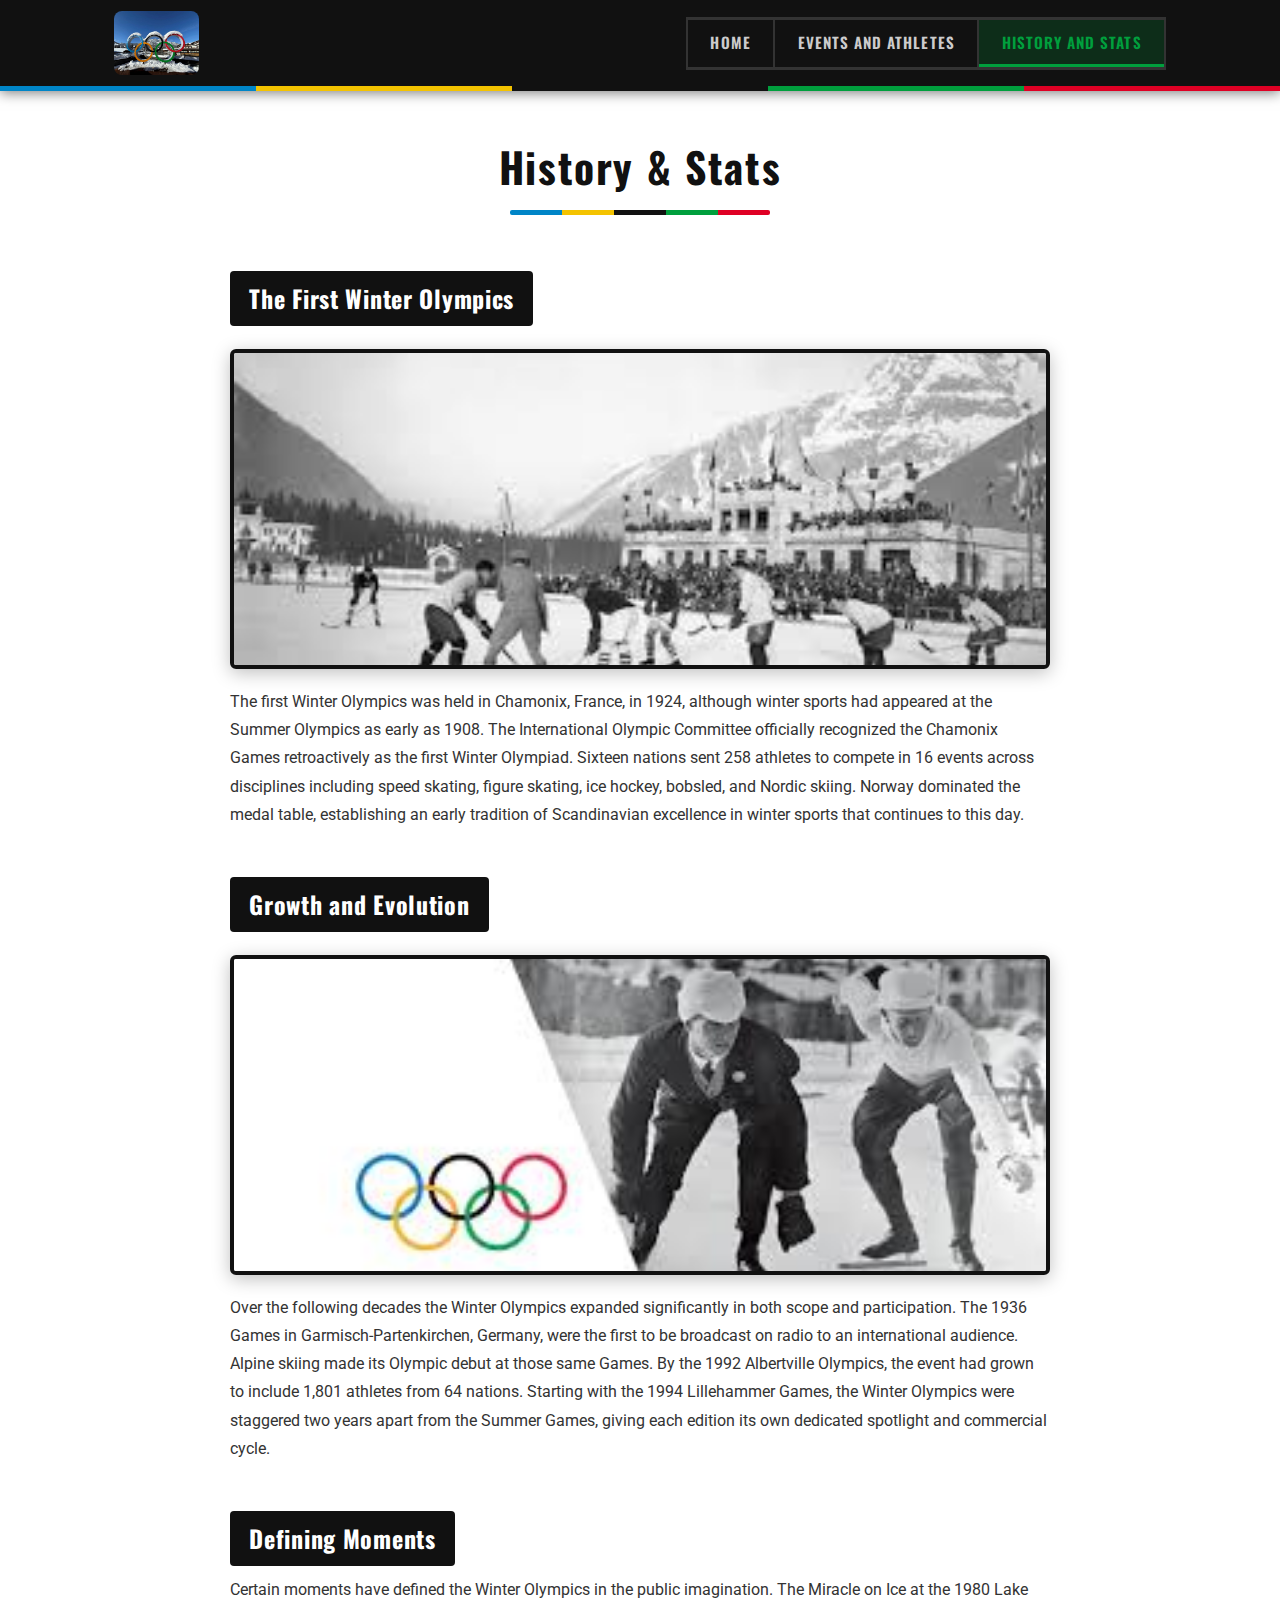
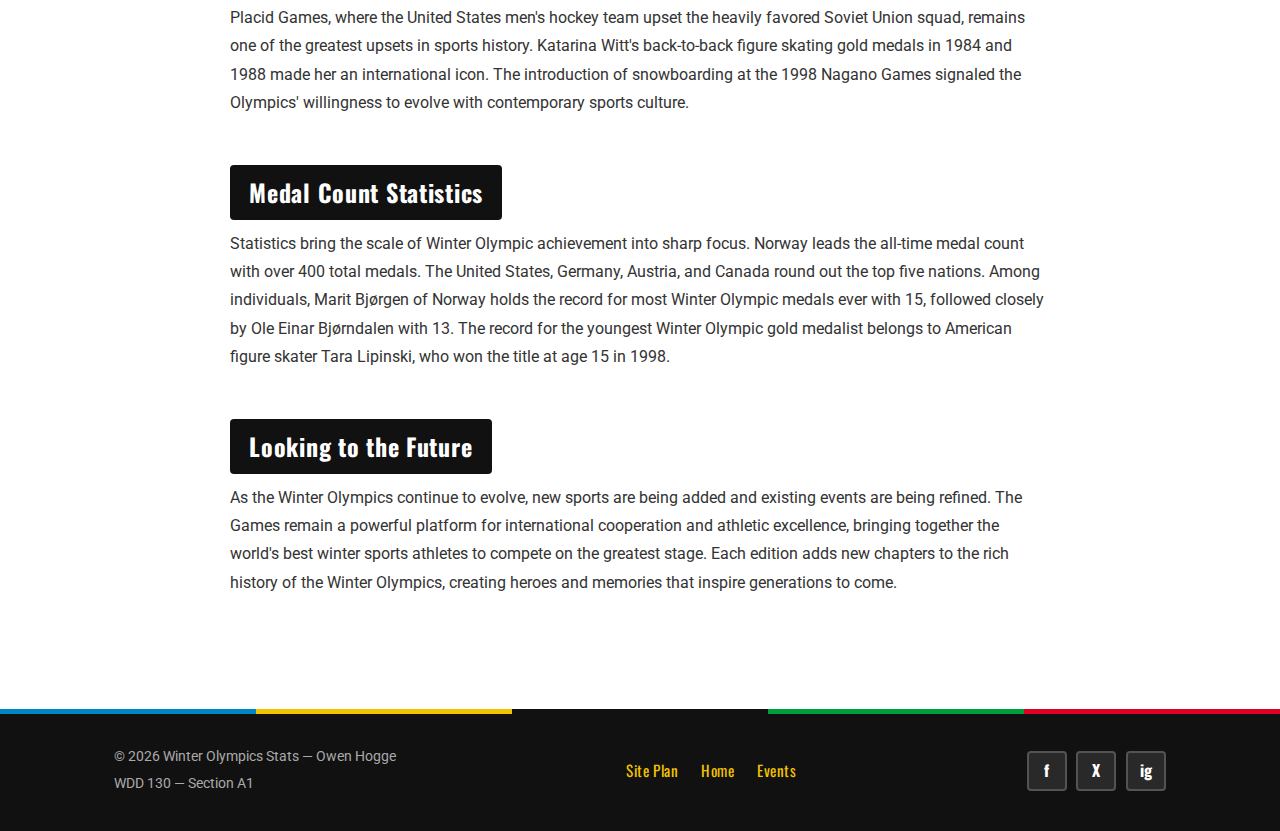
<file: personal_site/history.html>
<!DOCTYPE html>
<html lang="en">
<head>
  <meta charset="UTF-8">
  <meta name="viewport" content="width=device-width, initial-scale=1.0">
  <title>Winter Olympics Stats - History &amp; Stats</title>
  <style>@import url('https://fonts.googleapis.com/css2?family=Oswald:wght@400;600;700&family=Roboto:wght@300;400;500&display=swap');
:root{
  --blue:#0085C7;
  --yellow:#F4C300;
  --black:#111111;
  --green:#009F3D;
  --red:#DF0024;
  --white:#ffffff;
  --light-bg:#f5f7fa;
  --heading-font:'Oswald',sans-serif;
  --body-font:'Roboto',sans-serif;
  --radius:4px;
  --shadow:0 4px 18px rgba(0,0,0,.25);
  --transition:.25s ease;
  --rings: linear-gradient(90deg,var(--blue) 20%,var(--yellow) 20%,var(--yellow) 40%,var(--black) 40%,var(--black) 60%,var(--green) 60%,var(--green) 80%,var(--red) 80%);
}
*,*::before,*::after{box-sizing:border-box;margin:0;padding:0}
body{font-family:var(--body-font);color:#1a1a2e;background:#fff;font-size:17px;line-height:1.7}
img{display:block;max-width:100%}
a{text-decoration:none}

header{background:var(--black);position:sticky;top:0;z-index:100;box-shadow:0 2px 12px rgba(0,0,0,.5)}
header::after{content:'';display:block;height:5px;background:var(--rings)}
.header-content{max-width:1100px;margin:0 auto;padding:.7rem 1.5rem;display:flex;align-items:center;justify-content:space-between;gap:1rem}
.logo{height:64px;min-width:64px;width:auto;border-radius:8px;object-fit:cover}

nav{display:flex;gap:0;border-top:3px solid #333;border-bottom:3px solid #333;background:var(--black)}
nav a{font-family:var(--heading-font);font-size:.95rem;font-weight:600;letter-spacing:.07em;text-transform:uppercase;color:#ccc;padding:.65rem 1.4rem;border-right:2px solid #333;position:relative;transition:background var(--transition),color var(--transition)}
nav a:first-child{border-left:2px solid #333}
nav a:nth-child(1)::after{content:'';position:absolute;bottom:0;left:0;right:0;height:3px;background:var(--blue);transform:scaleX(0);transition:transform var(--transition)}
nav a:nth-child(2)::after{content:'';position:absolute;bottom:0;left:0;right:0;height:3px;background:var(--yellow);transform:scaleX(0);transition:transform var(--transition)}
nav a:nth-child(3)::after{content:'';position:absolute;bottom:0;left:0;right:0;height:3px;background:var(--green);transform:scaleX(0);transition:transform var(--transition)}
nav a:hover{color:#fff}
nav a:hover::after{transform:scaleX(1)}
nav a.active{color:#fff}
nav a:nth-child(1).active{background:rgba(0,133,199,.25);color:var(--blue)}
nav a:nth-child(2).active{background:rgba(244,195,0,.15);color:var(--yellow)}
nav a:nth-child(3).active{background:rgba(0,159,61,.2);color:var(--green)}
nav a.active::after{transform:scaleX(1)}

.hero{position:relative;width:100%;max-height:520px;overflow:hidden}
.hero img{width:100%;height:520px;object-fit:cover;object-position:center 40%;display:block}
.hero-overlay{position:absolute;inset:0;background:linear-gradient(to bottom,rgba(0,0,0,.2),rgba(0,0,0,.6));display:flex;flex-direction:column;align-items:center;justify-content:center;text-align:center;padding:2rem}
.hero-overlay h2{font-family:var(--heading-font);font-size:clamp(2rem,5vw,3.4rem);font-weight:700;color:var(--yellow);background:rgba(0,0,0,.4);padding:.3em .8em;border-radius:var(--radius);margin-bottom:.6rem;letter-spacing:.06em}
.hero-overlay p{font-family:var(--heading-font);font-size:clamp(1rem,2.5vw,1.35rem);color:#fff;background:var(--blue);padding:.35em 1.2em;border-radius:var(--radius);margin-bottom:1.4rem;font-weight:400}
.btn{display:inline-block;font-family:var(--heading-font);font-weight:600;font-size:1rem;letter-spacing:.07em;padding:.7em 2.2em;border-radius:var(--radius);cursor:pointer;transition:background var(--transition),color var(--transition),transform var(--transition);border:2px solid transparent}
.btn-white{background:#fff;color:var(--blue);border-color:#fff}
.btn-white:hover{background:var(--yellow);color:var(--black);border-color:var(--yellow);transform:translateY(-2px)}
.btn-dark{background:var(--black);color:#fff;border-color:#444}
.btn-dark:hover{background:var(--blue);border-color:var(--blue);transform:translateY(-2px)}

main{max-width:1100px;margin:0 auto;padding:0 1.5rem 3rem}
.welcome-section{text-align:center;max-width:780px;margin:0 auto 2.5rem}
.welcome-section p{font-size:1.05rem;color:#333;line-height:1.8}

.image-grid{display:grid;grid-template-columns:repeat(3,1fr);gap:1.2rem;margin:2rem 0 2.5rem}
.image-grid-item{display:flex;flex-direction:column;align-items:center;gap:.8rem}
.image-grid-item:nth-child(1) img{border:4px solid var(--blue)}
.image-grid-item:nth-child(2) img{border:4px solid var(--yellow)}
.image-grid-item:nth-child(3) img{border:4px solid var(--green)}
.image-grid-item img{width:100%;height:190px;object-fit:cover;border-radius:var(--radius);transition:opacity var(--transition),transform var(--transition)}
.image-grid-item img:hover{opacity:.88;transform:translateY(-3px)}
.image-grid-item .icon{font-size:2.4rem}
.image-grid-item span{font-family:var(--heading-font);font-size:1.15rem;font-weight:600;color:var(--black);letter-spacing:.04em}

.split-section{display:grid;grid-template-columns:1fr 1fr;border-radius:var(--radius);overflow:hidden;box-shadow:var(--shadow);margin:2.5rem 0}
.split-section img{width:100%;height:100%;min-height:300px;object-fit:cover}
.split-content{background:var(--black);padding:2.5rem 2rem;display:flex;flex-direction:column;justify-content:center;gap:1rem;border-top:5px solid var(--yellow)}
.split-content h2{font-family:var(--heading-font);font-size:clamp(1.4rem,3vw,2rem);font-weight:700;color:var(--yellow);text-align:center;line-height:1.3}
.split-content p{font-size:.98rem;color:#ccc;text-align:center;line-height:1.7}
.split-content .btn{align-self:center}

h1{font-family:var(--heading-font);font-size:clamp(1.8rem,4vw,2.6rem);color:var(--black);text-align:center;padding:2.5rem 0 1.5rem;letter-spacing:.04em}
h1::after{content:'';display:block;height:5px;background:var(--rings);border-radius:2px;margin-top:.5rem;max-width:260px;margin-left:auto;margin-right:auto}

.two-column{display:grid;grid-template-columns:1fr 1fr;gap:2.5rem;margin-top:1rem}
.column{background:var(--light-bg);border-radius:8px;padding:1.8rem;box-shadow:0 2px 12px rgba(0,0,0,.07);border-top:4px solid var(--black)}
.column:nth-child(1){border-top-color:var(--blue)}
.column:nth-child(2){border-top-color:var(--red)}
.column h2{font-family:var(--heading-font);font-size:1.45rem;font-weight:700;color:#fff;background:var(--black);padding:.45em .9em;border-radius:var(--radius);margin-bottom:1rem;letter-spacing:.04em}
.column h3{font-family:var(--heading-font);font-size:1.1rem;color:var(--black);margin:1.4rem 0 .5rem;letter-spacing:.03em;border-left:4px solid var(--yellow);padding-left:.6rem}
.column p{font-size:.95rem;color:#333;margin-bottom:.5rem}
.column img{width:100%;height:200px;object-fit:cover;border-radius:var(--radius);margin-bottom:1rem;border:3px solid var(--black)}

.single-column{max-width:820px;margin:0 auto}
.single-column h2{font-family:var(--heading-font);font-size:1.5rem;font-weight:700;color:#fff;background:var(--black);display:inline-block;padding:.3em .8em;border-radius:var(--radius);margin:2rem 0 .6rem;letter-spacing:.03em}
.single-column p{font-size:.98rem;color:#333;line-height:1.8;margin-bottom:1rem}
.single-column img{width:100%;max-height:320px;object-fit:cover;border-radius:6px;margin:.8rem 0 1.2rem;border:4px solid var(--black);box-shadow:var(--shadow)}

footer{background:var(--black);color:#fff;padding:0 0 2rem;margin-top:3rem}
footer::before{content:'';display:block;height:5px;background:var(--rings);margin-bottom:1.8rem}
.footer-inner{max-width:1100px;margin:0 auto;padding:0 1.5rem;display:flex;flex-wrap:wrap;align-items:center;justify-content:space-between;gap:1rem}
.footer-copy p{margin:.15rem 0;color:#aaa;font-size:.9rem}
.footer-links{display:flex;gap:1.4rem}
.footer-links a{color:var(--yellow);font-family:var(--heading-font);font-size:.95rem;letter-spacing:.04em;transition:color var(--transition)}
.footer-links a:hover{color:#fff}
.footer-social{display:flex;gap:.6rem}
.social-icon{display:flex;align-items:center;justify-content:center;width:40px;height:40px;background:rgba(255,255,255,.1);border:2px solid rgba(255,255,255,.2);border-radius:var(--radius);font-size:1rem;color:#fff;font-family:var(--heading-font);font-weight:700;transition:background var(--transition),border-color var(--transition)}
.social-icon:nth-child(1):hover{background:var(--blue);border-color:var(--blue)}
.social-icon:nth-child(2):hover{background:var(--red);border-color:var(--red)}
.social-icon:nth-child(3):hover{background:var(--green);border-color:var(--green)}

@media(max-width:768px){.header-content{flex-direction:column;gap:.4rem}nav{flex-wrap:wrap;justify-content:center}.two-column{grid-template-columns:1fr}.split-section{grid-template-columns:1fr}.image-grid{grid-template-columns:1fr}.footer-inner{flex-direction:column;text-align:center}}</style>
</head>
<body>
  <header>
    <div class="header-content">
      <img src="ps_images/winter_olympics.jpg" alt="Winter Olympics Logo" class="logo">
      <nav>
        <a href="index.html">Home</a>
        <a href="events.html">Events and Athletes</a>
        <a href="history.html" class="active">History and Stats</a>
      </nav>
    </div>
  </header>

  <main>
    <h1>History &amp; Stats</h1>
    <div class="single-column">

      <h2>The First Winter Olympics</h2>
      <img src="ps_images/first_olympics.jpg" alt="First Winter Olympics in Chamonix 1924">
      <p>The first Winter Olympics was held in Chamonix, France, in 1924, although winter sports had appeared at the Summer Olympics as early as 1908. The International Olympic Committee officially recognized the Chamonix Games retroactively as the first Winter Olympiad. Sixteen nations sent 258 athletes to compete in 16 events across disciplines including speed skating, figure skating, ice hockey, bobsled, and Nordic skiing. Norway dominated the medal table, establishing an early tradition of Scandinavian excellence in winter sports that continues to this day.</p>

      <h2>Growth and Evolution</h2>
      <img src="ps_images/1st_olympics.jpg" alt="Historic Winter Olympics moment">
      <p>Over the following decades the Winter Olympics expanded significantly in both scope and participation. The 1936 Games in Garmisch-Partenkirchen, Germany, were the first to be broadcast on radio to an international audience. Alpine skiing made its Olympic debut at those same Games. By the 1992 Albertville Olympics, the event had grown to include 1,801 athletes from 64 nations. Starting with the 1994 Lillehammer Games, the Winter Olympics were staggered two years apart from the Summer Games, giving each edition its own dedicated spotlight and commercial cycle.</p>

      <h2>Defining Moments</h2>
      <p>Certain moments have defined the Winter Olympics in the public imagination. The Miracle on Ice at the 1980 Lake Placid Games, where the United States men's hockey team upset the heavily favored Soviet Union squad, remains one of the greatest upsets in sports history. Katarina Witt's back-to-back figure skating gold medals in 1984 and 1988 made her an international icon. The introduction of snowboarding at the 1998 Nagano Games signaled the Olympics' willingness to evolve with contemporary sports culture.</p>

      <h2>Medal Count Statistics</h2>
      <p>Statistics bring the scale of Winter Olympic achievement into sharp focus. Norway leads the all-time medal count with over 400 total medals. The United States, Germany, Austria, and Canada round out the top five nations. Among individuals, Marit Bjørgen of Norway holds the record for most Winter Olympic medals ever with 15, followed closely by Ole Einar Bjørndalen with 13. The record for the youngest Winter Olympic gold medalist belongs to American figure skater Tara Lipinski, who won the title at age 15 in 1998.</p>

      <h2>Looking to the Future</h2>
      <p>As the Winter Olympics continue to evolve, new sports are being added and existing events are being refined. The Games remain a powerful platform for international cooperation and athletic excellence, bringing together the world's best winter sports athletes to compete on the greatest stage. Each edition adds new chapters to the rich history of the Winter Olympics, creating heroes and memories that inspire generations to come.</p>

    </div>
  </main>

  <footer>
    <div class="footer-inner">
      <div class="footer-copy">
        <p>&copy; 2026 Winter Olympics Stats &mdash; Owen Hogge</p>
        <p>WDD 130 &mdash; Section A1</p>
      </div>
      <div class="footer-links">
        <a href="site-plan.html">Site Plan</a>
        <a href="index.html">Home</a>
        <a href="events.html">Events</a>
      </div>
      <div class="footer-social">
        <a href="#" class="social-icon" aria-label="Facebook">f</a>
        <a href="#" class="social-icon" aria-label="Twitter">X</a>
        <a href="#" class="social-icon" aria-label="Instagram">ig</a>
      </div>
    </div>
  </footer>
</body>
</html>
</file>
<file: positionstyles.css>
/* CSS - Name: "positionstyles.css" */
/* Activity 1 styles */
.content1 {
        /* This is the parent of the activity 1 boxes. */
        display: grid;
        grid-template-columns: 1fr 1fr;
        justify-items: center;
        gap: 20px;
    }

.red1 { 
    width: 100%; 
    height: 100px; 
    background-color: red; 
    grid-column: 1/3;
} 
.green1 {
  width: 200px; 
  height: 200px; 
  background-color: green; 

} 
.yellow1 {
  width: 200px; 
  height: 200px; 
  background-color: gold; 
} 
.blue1 { 
    width: 100%; 
    height: 100px; 
    background-color: blue; 
    grid-column: 1/3;
} 
/* Activity 2 styles */ 
.content2 {
  display: grid;
  grid-template-columns: 50px 50px 50px 50px 50px;
  grid-template-rows: 50px 50px 50px 50px 50px;
}
.red2 {
  width: 100px; 
  height: 100px; 
  background-color: red; 
  grid-column: 1/3;
  grid-row: 1/3;
  z-index: 1;
} 
.green2 { 
  width: 100px; 
  height: 100px; 
  background-color: green; 
  grid-column: 2/4;
  grid-row: 2/4;
  z-index: 2;
} 
.yellow2 {
  width: 100px; 
  height: 100px; 
  background-color: gold; 
  grid-column: 3/5;
  grid-row: 3/5;
  z-index: 3;
} 
.blue2 {
  width: 100px; 
  height: 100px; 
  background-color: blue; 
  grid-column: 4/6;
  grid-row: 4/6;
  z-index: 4;
} 
/* Activity 3 styles */ 
.content3 {
  /* This is the parent of the activity 3 boxes. */
  display: grid;
  grid-template-columns: 1fr 1fr;
  grid-column-gap: 75px;
}
.red3 { 
    width: 100%; 
    height: 100px; 
    background-color: red; 
    grid-column: 1/3;
} 
.green3 {
  width: 100%; 
  height: 200px; 
  background-color: green; 
  grid-column: 1/2;

} 
.yellow3 {
  width: 100%; 
  height: 200px; 
  background-color: gold; 
  grid-column: 2/3;
} 
.blue3 { 
    width: 100%; 
    height: 100px; 
    background-color: blue; 
    grid-column: 1/3;
} 
/* Activity 4 styles */ 
.content4 {
  /* This is the parent of the activity 4 boxes. */
  height: 400px;
  display: grid;
  grid-template-columns: 1fr 1fr;

}
.red4 {
  width: 100%; 
  height: 100%; 
  background-color: red; 
  grid-column: 1/2;
  grid-row: 1/4;
} 
.green4 {
  width: 100%; 
  height: 100%; 
  background-color: green; 
  grid-column: 2/4;
  grid-row: 1;
} 
.yellow4 {
  width: 100%; 
  height: 100%; 
  background-color: gold; 
  grid-column: 2/4;
  grid-row: 2;
} 
.blue4 {
  width: 100%; 
  height: 100%; 
  background-color: blue; 
  grid-column: 2/4;
  grid-row: 3;
} 
/* Activity 5 styles */ 
.content5 {
  height: 400px;
}
.red5 {
  width: 100%;
  height: 100px;
  background-color: red;
}
.green5 {
  width: 200px;
  height: 200px;
  background-color: green;
  float: left;
}
.yellow5 {
  background-color: gold;
}
.blue5 {
  width: 100%;
  height: 100px;
  background-color: blue;
  clear: both;
}
/* Activity 6 styles */ 
.content6 {
  /* This is the parent of the activity 6 boxes. */
  display: grid;
  grid-template-columns: 100px 100px 100px 100px 100px;
  grid-template-rows: 100px 100px 100px 100px 100px 100px;
}
.red6 {
  width: 400px; 
  height: 200px; 
  background-color: red; 
  z-index: 1;
  grid-column: 1/3;
  grid-row: 1/2;
} 
.green6 {
  width: 200px; 
  height: 200px; 
  background-color: green; 
  z-index: 3;
  grid-row: 5;
  grid-column: 1/3;
} 
.yellow6 {
  width: 200px; 
  height: 400px; 
  background-color: gold; 
  z-index: 4;
  grid-row: 3/5;
  grid-column: 5;
} 
.blue6 {
  width: 400px; 
  height: 400px; 
  background-color: blue; 
  z-index: 2;
  grid-row: 2/5;
  grid-column: 2/4;
} 


/* Do not make any changes below here */
.activity {
  width: 70%; 
  margin: 20px auto; 
  font-family: Arial, sans-serif; 
  border: 1px solid black; 
  padding: 10px; 
  clear:both; 
  overflow: auto;
} 

.hint {
  border: 1px solid grey;
  background: #e0e0e0;
  padding: .5em;
  position: relative;
  margin: 1em 0;
}
.hint h3 {
  margin: 0;
}
.hint:hover {
  background: #d0d0d0;
}
.hint > div {
  display: none;
}

.hint input[type=checkbox] {
  position: absolute;
  width: 100%;
  height: 100%;
  opacity: 0;
  z-index: 1;
  cursor: pointer;
}

.hint input[type=checkbox]:checked ~ div {
  display: block;
}

.hint i {
  position: absolute;
  transform: translate(-6px, 0);
  margin-top: 16px;
  right: 10px;
  top: -3px;
}
.hint i:before, .hint i:after {
  content: "";
  position: absolute;
  background-color: black;
  width: 3px;
  height: 9px;
}
.hint i:before {
  transform: translate(2px, 0) rotate(45deg);
}
.hint i:after {
  transform: translate(-2px, 0) rotate(-45deg);
}

.hint input[type=checkbox]:checked ~ i:before {
  transform: translate(-2px, 0) rotate(45deg);
}
.hint input[type=checkbox]:checked ~ i:after {
  transform: translate(2px, 0) rotate(-45deg);
}
.hint a {
  position: relative;
  z-index: 1;
}
</file>
